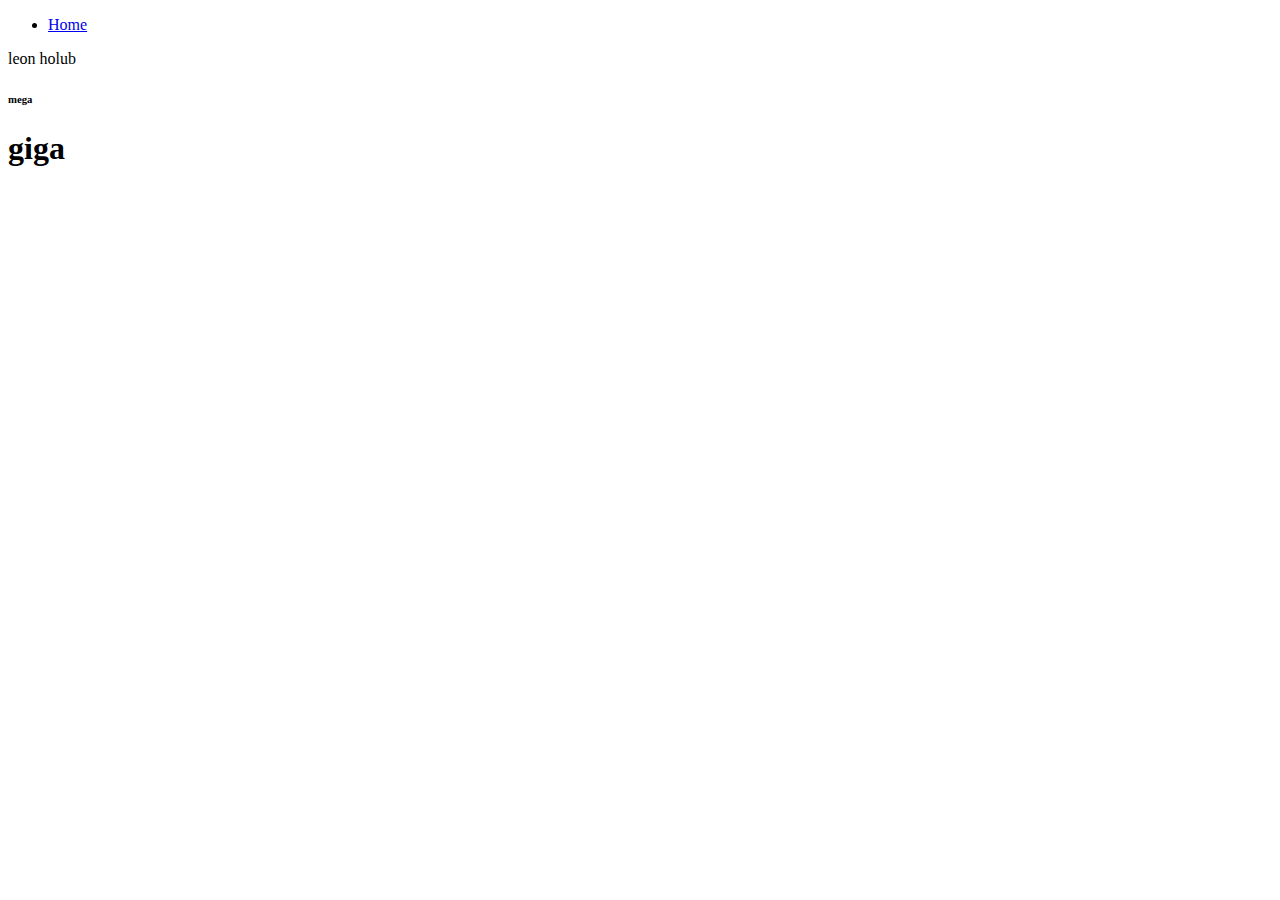
<file: index.html>
<!doctype html>
<html lang=cz>
<head>
    <meta charset="UTF-8">
    <meta name="viewport"
          content="width=device-width, user-scalable=no, initial-scale=1.0, maximum-scale=1.0, minimum-scale=1.0">
    <meta http-equiv="X-UA-Compatible" content="ie=edge">
    <title>Matěj Žitný</title>
</head>
<body>
<nav>
    <ul>
        <li><a href="index.html">Home</a></li>
    </ul>
    <span>leon holub</span>
</nav>

<main>
    <section id="main">
        <h6>mega</h6>
        <h1>giga</h1>

    </section>
</main>
</body>
</html>
</file>
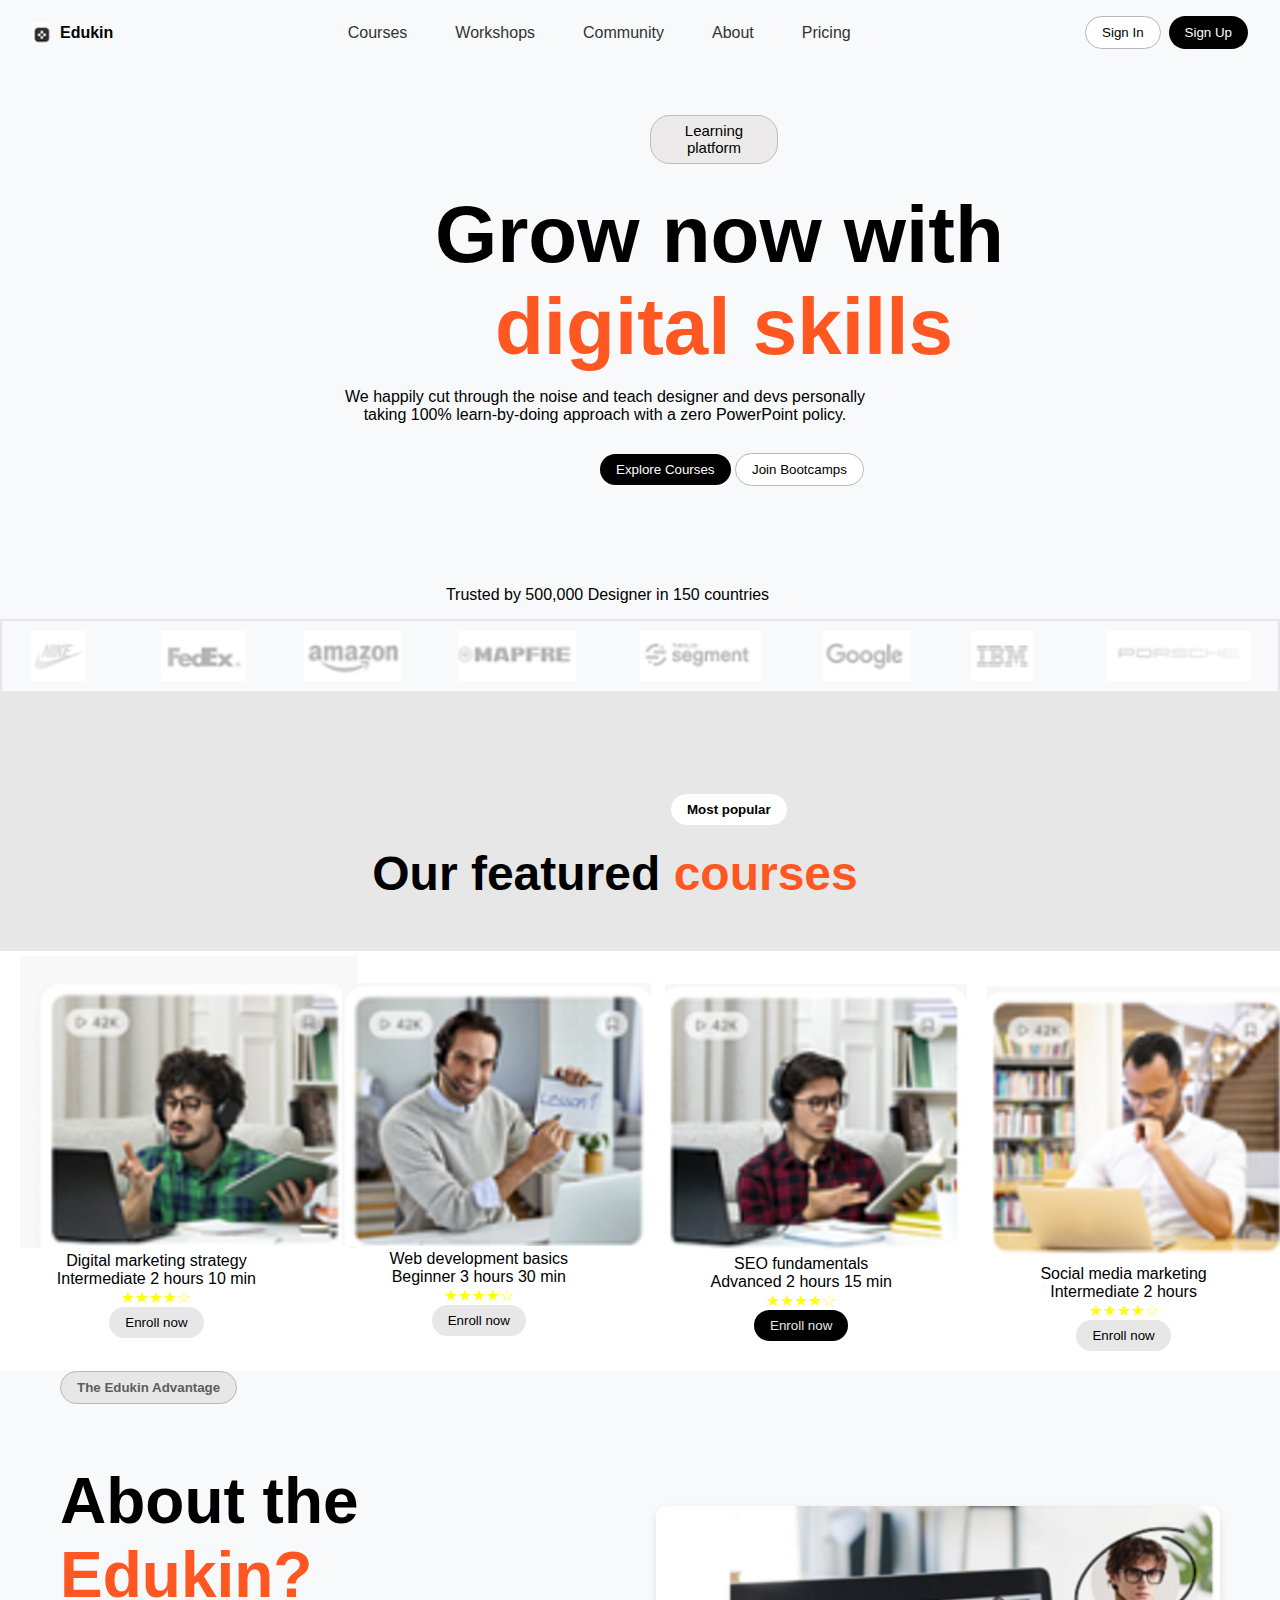
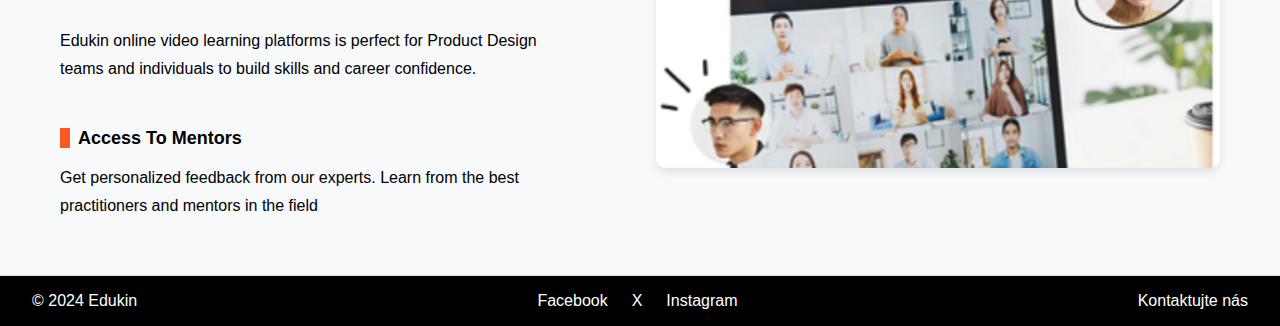
<file: webstr.html>
<!doctype html>
<html lang="cz">
<head>
    <meta charset="UTF-8">
    <meta name="viewport"
          content="width=device-width, user-scalable=no, initial-scale=1.0, maximum-scale=1.0, minimum-scale=1.0">
    <meta http-equiv="X-UA-Compatible" content="ie=edge">
    <title>ukol</title>
    <link rel="stylesheet" href="webstr.html.css" >
</head>
<body>
<header>
    <div style="display: flex; align-items: center; justify-content: space-between; padding: 1rem 2rem; background-color: #f8f9fa;">
        <div style="display: flex; align-items: center;">
            <img src="obrazky/Snímek obrazovky 2025-01-25 144206.png" height="22" width="18" alt=""/>
            <h4 style="margin: 0 0 0 10px;">Edukin</h4>
        </div>
        <ul style="list-style: none; display: flex; gap: 3rem; margin: 0; padding: 0;">
            <li><a href="#" style="text-decoration: none; color: #333;">Courses</a></li>
            <li><a href="#" style="text-decoration: none; color: #333;">Workshops</a></li>
            <li><a href="#" style="text-decoration: none; color: #333;">Community</a></li>
            <li><a href="#" style="text-decoration: none; color: #333;">About</a></li>
            <li><a href="#" style="text-decoration: none; color: #333;">Pricing</a></li>
        </ul>
        <div style="display: flex; gap: 0.5rem;">
            <button style="padding: 0.5rem 1rem; border: 1px solid #b8b6b6; background: #fff; color: #000000; border-radius: 20px; cursor: pointer;">Sign In</button>
            <button style="padding: 0.5rem 1rem; border: none; background: #000000; color: #fff; border-radius: 20px; cursor: pointer;">Sign Up</button>
        </div>
    </div>
</header>

<div class="lepl">Learning platform</div>

<h1 class="nadpis">Grow now with</h1>
<h1 class="nadpis2">digital skills</h1>

<p style="text-align: center; margin-top: 15px; margin-right: 70px">We happily cut through the noise and teach designer and devs personally
    <br> taking 100% learn-by-doing approach with a zero PowerPoint policy.</p>

<button style="padding: 0.5rem 1rem; margin-left: 600px; margin-top:30px;  border: none; background: #000000; color: #fff; border-radius: 20px; cursor: pointer;">Explore Courses</button>
<button style="padding: 0.5rem 1rem; border: 1px solid #b8b6b6; background: #fff; color: #000000; border-radius: 20px; cursor: pointer;">Join Bootcamps</button>

<p class="text">Trusted by 500,000 Designer in 150 countries</p>

<div class="images">
    <img src="obrazky/Snímek obrazovky 2025-01-25 145553.png" height="86" width="93" alt=""/>
    <img src="obrazky/Snímek obrazovky 2025-01-25 145603.png" height="59" width="101" alt=""/>
    <img src="obrazky/Snímek obrazovky 2025-01-25 145621.png" height="52" width="102" alt=""/>
    <img src="obrazky/Snímek obrazovky 2025-01-25 145633.png" height="55" width="130" alt=""/>
    <img src="obrazky/Snímek obrazovky 2025-01-25 145641.png" height="58" width="141" alt=""/>
    <img src="obrazky/Snímek obrazovky 2025-01-25 145647.png" height="55" width="96" alt=""/>
    <img src="obrazky/Snímek obrazovky 2025-01-25 145652.png" height="63" width="78" alt=""/>
    <img src="obrazky/Snímek obrazovky 2025-01-25 145701.png" height="62" width="179" alt=""/>
</div>

<div style="background-color: #e8e7e7">
    <button style="padding: 0.5rem 1rem; margin-left: 670px; margin-top: 100px; border: 1px solid #e8e7e7; background: #fff; color: #000000; border-radius: 20px; cursor: pointer; font-weight: bold">Most popular</button>
    <h1 class="nadpis3">Our featured <span style="color: #ff5722;">courses</span></h1>

    <div style="display: flex; justify-content: space-between; margin-top: 50px; padding: 20px;background-color: white ">
        <div style="text-align: center; width: 22%;">
            <img src="obrazky/Snímek obrazovky 2024-11-15 180800.png" height="292" width="337" style="margin-top: -15px" alt=""/>
            <p>Digital marketing strategy</p>
            <p>Intermediate 2 hours 10 min</p>
            <p style="color: yellow;">&#9733;&#9733;&#9733;&#9733;&#9734;</p>
            <button style="padding: 0.5rem 1rem; border: none; background: #e8e7e7; color: #000000; border-radius: 20px; cursor: pointer;">Enroll now</button>
        </div>

        <div style="text-align: center; width: 22%;">
            <img src="obrazky/Snímek obrazovky 2024-11-15 180818.png" height="263" width="309" style="margin-top: 12px" alt=""/>
            <p>Web development basics</p>
            <p>Beginner 3 hours 30 min</p>
            <p style="color: yellow;">&#9733;&#9733;&#9733;&#9733;&#9734;</p>
            <button style="padding: 0.5rem 1rem; border: none; background: #e8e7e7; color: #000000; border-radius: 20px; cursor: pointer;">Enroll now</button>
        </div>

        <div style="text-align: center; width: 22%;">
            <img src="obrazky/Snímek obrazovky 2024-11-15 180828.png" height="267" width="302" style="margin-top: 13px" alt=""/>
            <p>SEO fundamentals</p>
            <p>Advanced 2 hours 15 min</p>
            <p style="color: yellow;">&#9733;&#9733;&#9733;&#9733;&#9734;</p>
            <button style="padding: 0.5rem 1rem; border: none; background: #000000; color: #e8e7e7; border-radius: 20px; cursor: pointer;">Enroll now</button>
        </div>

        <div style="text-align: center; width: 22%;">
            <img src="obrazky/Snímek obrazovky 2024-11-15 180836.png" height="275" width="296" style="margin-top: 15px" alt=""/>
            <p>Social media marketing</p>
            <p>Intermediate 2 hours</p>
            <p style="color: yellow;">&#9733;&#9733;&#9733;&#9733;&#9734;</p>
            <button style="padding: 0.5rem 1rem; border: none; background: #e8e7e7; color: #000000; border-radius: 20px; cursor: pointer;">Enroll now</button>
        </div>
    </div>
</div>

<div>
    <button style="padding: 0.5rem 1rem 0.5rem; font-weight: bold; border: 1px solid #b8b6b6; background: #e8e7e7; color: #5e5d5d; border-radius: 20px; cursor: pointer; margin-left: 60px;">The Edukin Advantage</button>
</div>

<div style="display: flex; align-items: center; gap: 2rem; padding: 60px;">
    <!-- Sekce textu -->
    <div style="flex: 1;">
        <h1 style="font-size: 4rem; font-weight: bold;">
            About the <span style="color:#ff5722">Edukin?</span>
        </h1>
        <p style="margin-top: 20px;">Edukin online video learning platforms is perfect for Product Design</p>
        <p style="margin-top: 10px;">teams and individuals to build skills and career confidence.</p>

        <div style="display: flex; align-items: center; gap: 0.5rem; margin-top: 50px;">
            <div style="width: 10px; height: 20px; background-color: #ff5722;"></div>
            <h3 style="margin: 0; font-weight: bold; font-size: large;">Access To Mentors</h3>
        </div>
        <p style="margin-top: 20px;">Get personalized feedback from our experts. Learn from the best</p>
        <p style="margin-top: 10px;">practitioners and mentors in the field</p>
    </div>

    <div style="flex: 1; text-align: center;">
        <img src="obrazky/Snímek obrazovky 2024-11-03 162018.png" height="353" width="761" alt="Edukin" style="max-width: 100%; height: auto; border-radius: 10px; box-shadow: 0 4px 10px rgba(0,0,0,0.1);"/>
    </div>
</div>

<footer style="display: flex; justify-content: space-between; align-items: center; padding: 1rem 2rem; border-top: 1px solid #ddd;color: white; background-color: black">
    <p style="margin: 0;">&copy; 2024 Edukin</p>


        <ul style="list-style: none; display: flex; gap: 1.5rem; margin: 0; padding: 0;">
            <li><a href="https://facebook.com" target="_blank" style="text-decoration: none; color: #ffffff;">Facebook</a></li>
            <li><a href="https://X.com" target="_blank" style="text-decoration: none; color: #ffffff;">X</a></li>
            <li><a href="https://instagram.com" target="_blank" style="text-decoration: none; color: #ffffff;">Instagram</a></li>
        </ul>

    <p style="margin: 0;"><a href="mailto:kontakt@Edukin.cz" style="text-decoration: none; color: #ffffff;">Kontaktujte nás</a></p>
</footer>



</body>
</html>
</file>
<file: webstr.html.css>
* {
    margin: 0;
    padding: 0;
    box-sizing: border-box;
    font-family: 'Poppins', sans-serif;
}
body {
    color: #000000;
    background:#f8f9fa;
}
.lepl {
   text-align: center;
    margin-top: 50px;
    padding:0.4rem;
    border: 1px solid #bdbbbb;
    background: #eceaea;
    color: #000000;
    border-radius: 20px;
    cursor: pointer;
    width: 10%;
    margin-bottom: 5px;
    margin-left: 650px;
    font-size: 15px;
}

.nadpis {
    font-size: 5rem;
    font-weight: bold;
    margin-left: 435px;
    margin-top: 25px;
}

.nadpis2 {
    font-size: 5rem;
    font-weight: bold;
    margin-left: 495px;
    color: #ff5722;
}

.text {
    text-align: center;
    margin-top: 100px;
    margin-right: 65px;
}

.images {
    display: flex;
    justify-content: space-between;
    gap: 10px;
    padding: 10px;
    border: 2px solid #e8e6e6;
    width: 100%;
    box-sizing: border-box;
    margin-top: 15px;
}

.images img {
    height: 50px;
    object-fit: contain;
}

.nadpis3 {
    text-align: center;
    margin-right: 50px;
    margin-top: 20px;
    font-size: 3rem;
    font-weight: bold;
}

.images1 {
    display: flex;
    justify-content: space-between;
    gap: 10px;
    padding: 10px;
    border: 2px solid #e8e6e6;
    width: 100%;
    box-sizing: border-box;
    margin-top: 15px;
}

.images1 img {
    height: 230px;
    object-fit: contain;
}
</file>
